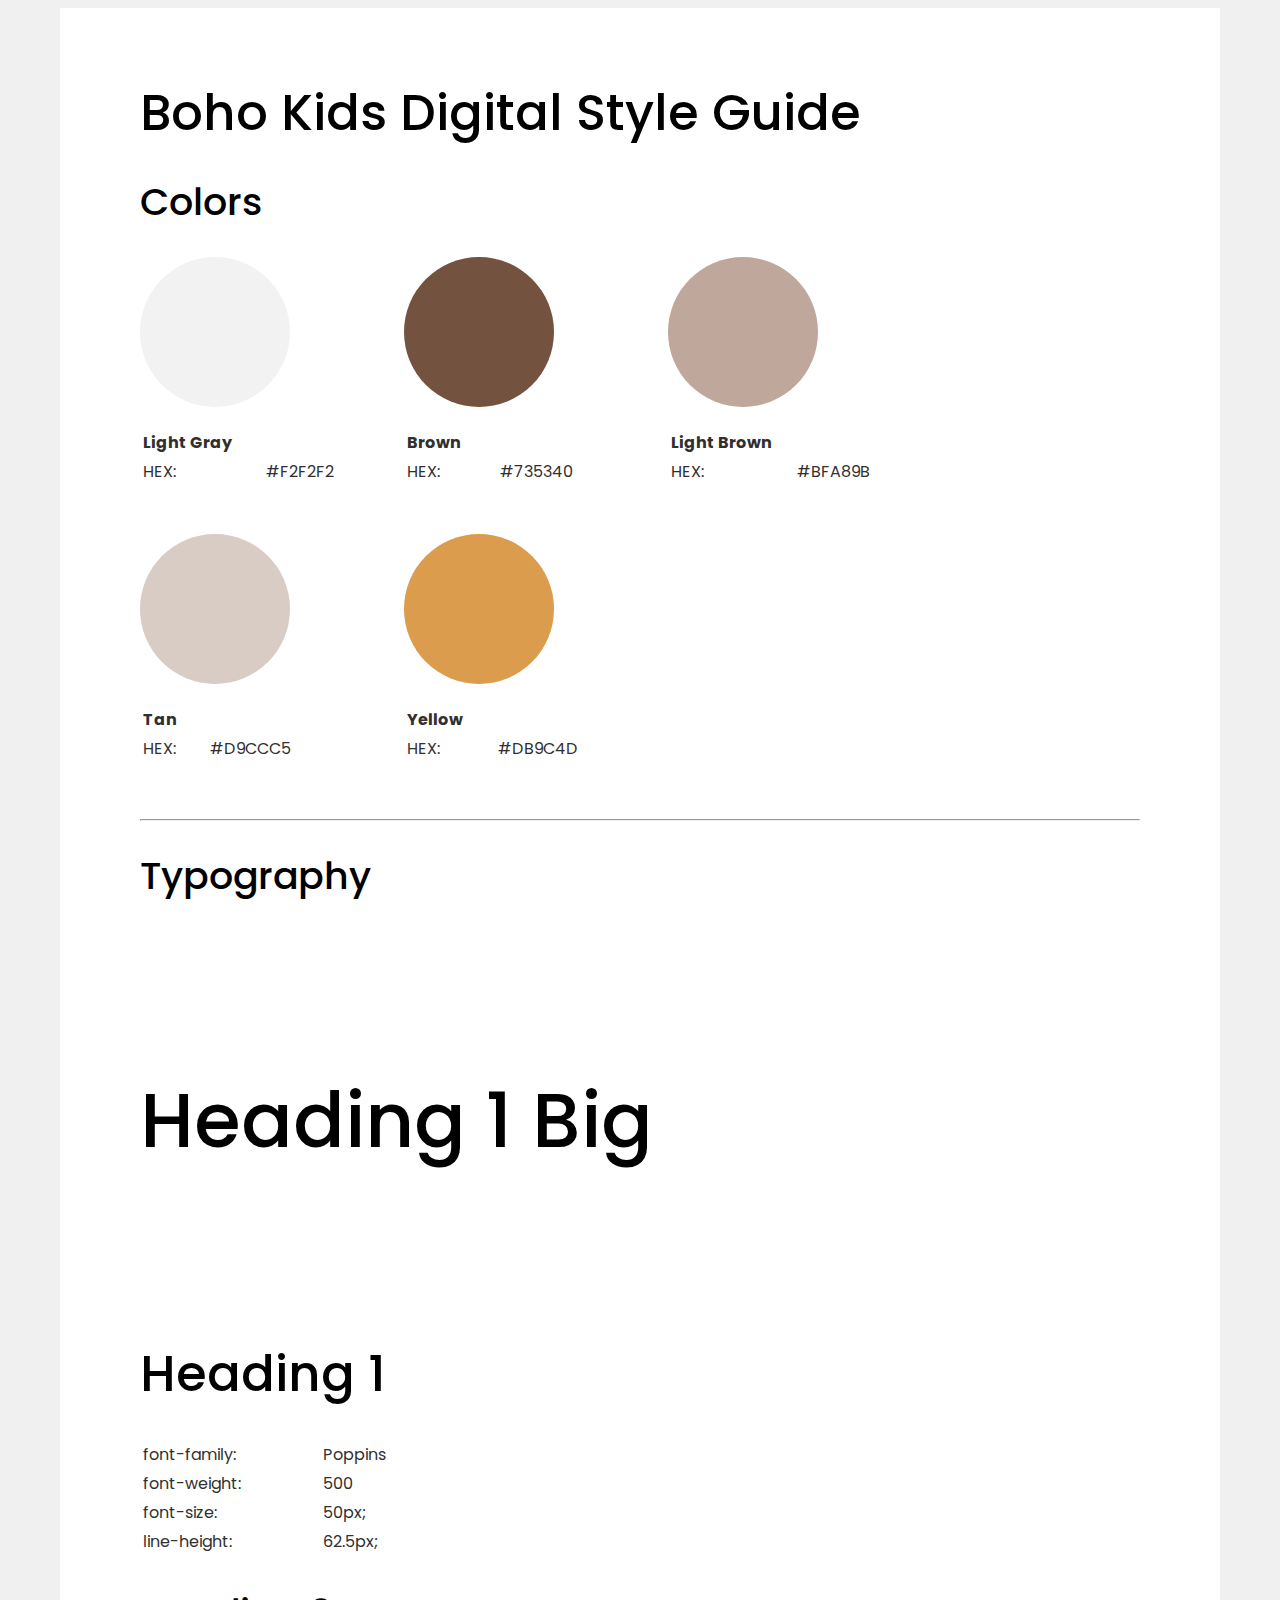
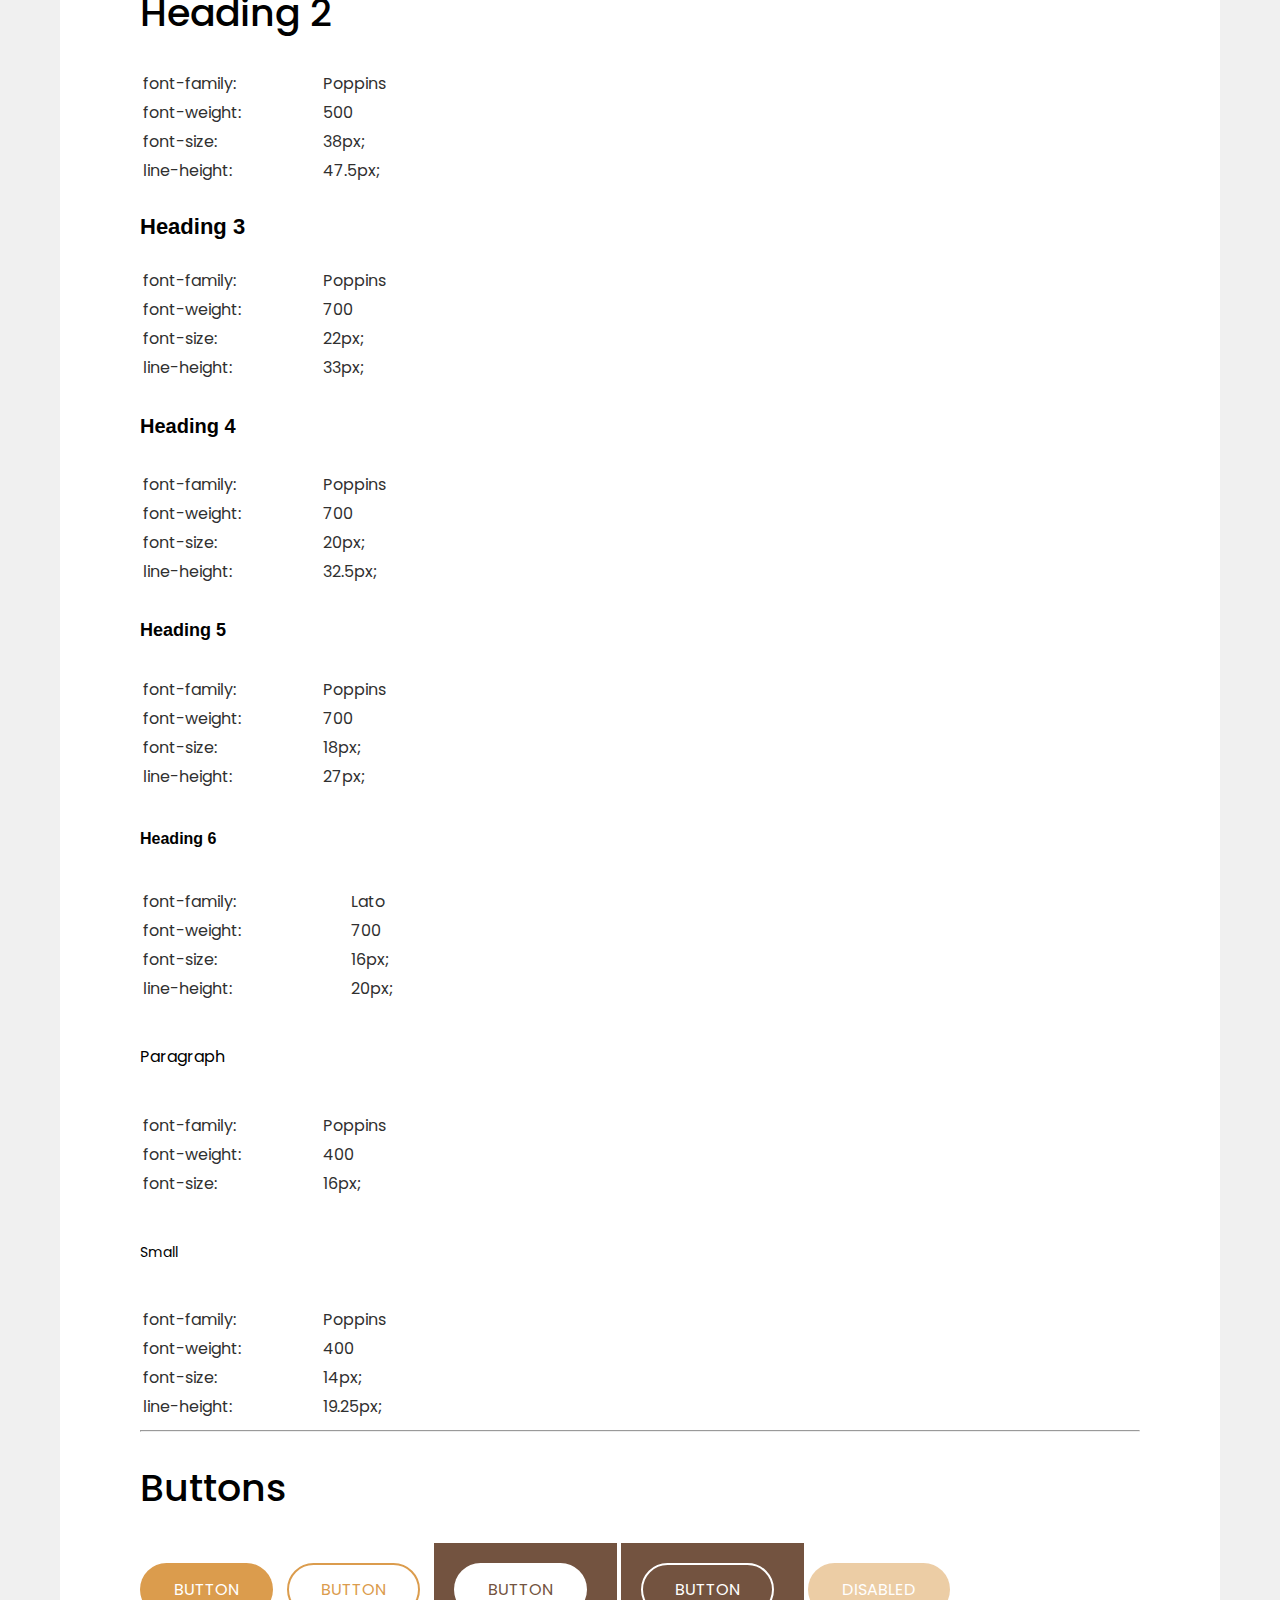
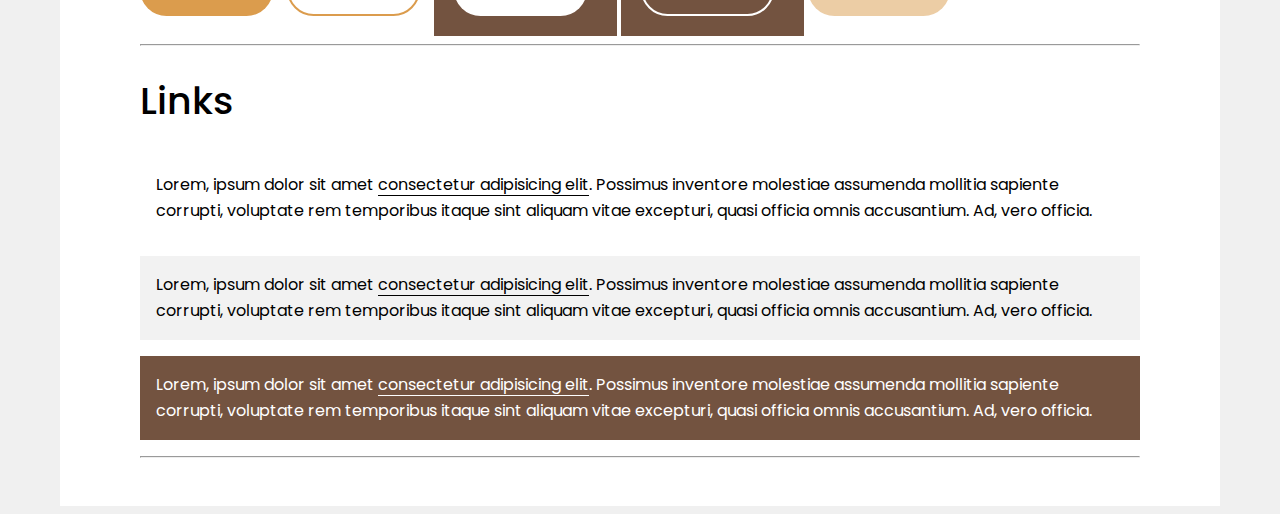
<file: assets/bohokids-style-guide.html>
<!DOCTYPE html>
<html lang="en">
    <head>
        <title>Boho Kids Digital Style Guide</title>
        <meta charset="UTF-8">
        <meta name="viewport" content="width=device-width">
        <style>
            body {
                background: #f0f0f0;
            }
            .main {
                /*width: 100%;*/
                background: white;
                margin: 0 auto;
                max-width: 1000px;
                padding: 40px 80px;
            }
            .padded {
                padding:1em;
            }
        </style>
        <link rel="preconnect" href="https://fonts.googleapis.com">
        <link rel="preconnect" href="https://fonts.gstatic.com" crossorigin>
        <link href="https://fonts.googleapis.com/css2?family=Poppins:ital,wght@0,100;0,200;0,300;0,400;0,500;0,600;0,700;0,800;0,900;1,100;1,200;1,300;1,400;1,500;1,600;1,700;1,800;1,900&family=Share+Tech+Mono&display=swap" rel="stylesheet">
        <link rel="stylesheet" href="style.css">
    </head>
    <body>
        <div class="main">
            <h1>Boho Kids Digital Style Guide</h1>            
            <!-- Colors -->
            <h2>Colors</h2>

            <div class="container">
                <div class="color-block color-light-gray"></div>
                <table class="color-info-table">
                    <tr>
                        <td><strong>Light Gray</strong></td>
                    </tr>
                    <tr>
                        <td>HEX:</td><td>#F2F2F2</td>
                    </tr>
                </table>
            </div>

            <div class="container">
                <div class="color-block color-brown"></div>
                <table class="color-info-table">
                    <tr>
                        <td><strong>Brown</strong></td>
                    </tr>
                    <tr>
                        <td>HEX:</td><td>#735340</td>
                    </tr>
                </table>
            </div>

            <div class="container">
                <div class="color-block color-light-brown"></div>
                <table class="color-info-table">
                    <tr>
                        <td><strong>Light Brown</strong></td>
                    </tr>
                    <tr>
                        <td>HEX:</td><td>#BFA89B</td>
                    </tr>
                </table>
            </div>

            <div class="container">
                <div class="color-block color-tan"></div>
                <table class="color-info-table">
                    <tr>
                        <td><strong>Tan</strong></td>
                    </tr>
                    <tr>
                        <td>HEX:</td><td>#D9CCC5</td>
                    </tr>
                </table>
            </div>

            <div class="container">
                <div class="color-block color-yellow"></div>
                <table class="color-info-table">
                    <tr>
                        <td><strong>Yellow</strong></td>
                    </tr>
                    <tr>
                        <td>HEX:</td><td>#DB9C4D</td>
                    </tr>
                </table>
            </div>

            
            <hr>
            <!-- Typography -->
            <h2>Typography</h2>
            <h1 class="big">Heading 1 Big</h1>
            <h1>Heading 1</h1>
            <table width=300>
                <tr>
                    <td>font-family:</td>
                    <td>Poppins</td>
                </tr>
                <tr>
                    <td>font-weight:</td>
                    <td>500</td>
                </tr>
                <tr>
                    <td>font-size:</td>
                    <td>50px;</td>
                </tr>
                <tr>
                    <td>line-height:</td>
                    <td>62.5px;</td>
                </tr>
            </table>
            
            <h2>Heading 2</h2>
            <table width=300>
                <tr>
                    <td>font-family:</td>
                    <td>Poppins</td>
                </tr>
                <tr>
                    <td>font-weight:</td>
                    <td>500</td>
                </tr>
                <tr>
                    <td>font-size:</td>
                    <td>38px;</td>
                </tr>
                <tr>
                    <td>line-height:</td>
                    <td>47.5px;</td>
                </tr>
                <tr>
            </table>

            <h3>Heading 3</h3>
            <table width=300>
                <tr>
                    <td>font-family:</td>
                    <td>Poppins</td>
                </tr>
                <tr>
                    <td>font-weight:</td>
                    <td>700</td>
                </tr>
                <tr>
                    <td>font-size:</td>
                    <td>22px;</td>
                </tr>
                <tr>
                    <td>line-height:</td>
                    <td>33px;</td>
                </tr>
            </table>

            <h4>Heading 4</h4>
            <table width=300>
                <tr>
                    <td>font-family:</td>
                    <td>Poppins</td>
                </tr>
                <tr>
                    <td>font-weight:</td>
                    <td>700</td>
                </tr>
                <tr>
                    <td>font-size:</td>
                    <td>20px;</td>
                </tr>
                <tr>
                    <td>line-height:</td>
                    <td>32.5px;</td>
                </tr>
            </table>

            <h5>Heading 5</h5>
            <table width=300>
                <tr>
                    <td>font-family:</td>
                    <td>Poppins</td>
                </tr>
                <tr>
                    <td>font-weight:</td>
                    <td>700</td>
                </tr>
                <tr>
                    <td>font-size:</td>
                    <td>18px;</td>
                </tr>
                <tr>
                    <td>line-height:</td>
                    <td>27px;</td>
                </tr>
            </table>

            <h6>Heading 6</h6>
            <table width=300>
                <tr>
                    <td>font-family:</td>
                    <td>Lato</td>
                </tr>
                <tr>
                    <td>font-weight:</td>
                    <td>700</td>
                </tr>
                <tr>
                    <td>font-size:</td>
                    <td>16px;</td>
                </tr>
                <tr>
                    <td>line-height:</td>
                    <td>20px;</td>
                </tr>
            </table>

            <div style="margin:40px 0;"><p>Paragraph</p></div>
            <table width=300>
                <tr>
                    <td>font-family:</td>
                    <td>Poppins</td>
                </tr>
                <tr>
                    <td>font-weight:</td>
                    <td>400</td>
                </tr>
                <tr>
                    <td>font-size:</td>
                    <td>16px;</td>
                </tr>
            </table>

            <div style="margin:40px 0;"><small>Small</small></div>
            <table width=300>
                <tr>
                    <td>font-family:</td>
                    <td>Poppins</td>
                </tr>
                <tr>
                    <td>font-weight:</td>
                    <td>400</td>
                </tr>
                <tr>
                    <td>font-size:</td>
                    <td>14px;</td>
                </tr>
                <tr>
                    <td>line-height:</td>
                    <td>19.25px;</td>
                </tr>
            </table>
            
            <hr>
            <!-- Buttons -->
            <h2>Buttons</h2>
            <button class="button-yellow">Button</button>
            <button class="button-outline-yellow">Button</button>
            <div class="btn-container color-brown"><button class="button-white">Button</button></div>
            <div class="btn-container color-brown"><button class="button-outline-white">Button</button></div>
            <button disabled="disabled">Disabled</button>
            <hr>
            <!-- Links -->
            <h2>Links</h2>
            <p class="padded">Lorem, ipsum dolor sit amet <a href="#">consectetur adipisicing elit</a>. Possimus inventore molestiae assumenda mollitia sapiente corrupti, voluptate rem temporibus itaque sint aliquam vitae excepturi, quasi officia omnis accusantium. Ad, vero officia.</p>
            <p class="padded color-light-gray">Lorem, ipsum dolor sit amet <a href="#">consectetur adipisicing elit</a>. Possimus inventore molestiae assumenda mollitia sapiente corrupti, voluptate rem temporibus itaque sint aliquam vitae excepturi, quasi officia omnis accusantium. Ad, vero officia.</p>
            <p class="padded text-light color-brown">Lorem, ipsum dolor sit amet <a href="#">consectetur adipisicing elit</a>. Possimus inventore molestiae assumenda mollitia sapiente corrupti, voluptate rem temporibus itaque sint aliquam vitae excepturi, quasi officia omnis accusantium. Ad, vero officia.</p>
            <hr>

        </div>
        
    </body>
</html>
</file>
<file: assets/style.css>
:root {
  --color-white: #fff;
  --color-light-gray: #f2f2f2;
  --color-brown: #735340;
  --color-light-brown: #bfa89b;
  --color-tan: #d9ccc5;
  --color-yellow: #db9c4d;
}

.text-light {
  color: #fff;
}
.text-brown {
  color: var(--color-brown);
}
.text-light-brown {
  color: var(--color-light-brown);
}
.text-tan {
  color: var(--color-tan);
}
.text-yellow {
  color: var(--color-yellow);
}
.text-black {
  color: #000000;
}

.container {
  display: inline-block;
  margin-right: 40px;
  margin-bottom: 40px;
  width: 220px;
}

.color-block {
  width: 150px;
  height: 150px;
  border-radius: 100%;
  margin-bottom: 20px;
}

.color-info-table {
  width: 100%;
}

.color-light-gray {
  background-color: var(--color-light-gray);
}

.color-brown {
  background-color: var(--color-brown);
}

.color-light-brown {
  background-color: var(--color-light-brown);
}

.color-tan {
  background-color: var(--color-tan);
}

.color-yellow {
  background-color: var(--color-yellow);
}

.color-black {
  background-color: #000000;
}

.color-white {
  background-color: white;
}

body,
html {
  color: #303030;
  font-family: "Poppins", "Helvetica", "Arial", sans-serif;
  font-size: 16px;
}

h1.big {
  font-family: "Poppins", serif;
  font-weight: 500;
  font-size: 4.75em;
  line-height: 4.5em;
  font-style: normal;
  color: black;
}

h1 {
  font-family: "Poppins", serif;
  font-weight: 500;
  font-size: 3.125em;
  line-height: 1.25em;
  font-style: normal;
  color: black;
}

h2 {
  font-family: "Poppins", serif;
  font-weight: 500;
  font-size: 2.375em;
  line-height: 1.25em;
  color: black;
}

h3 {
  font-family: "Lato", sans-serif;
  font-weight: 700;
  font-size: 1.375em;
  line-height: 1.5em;
  font-style: normal;
  color: black;
}

h4 {
  font-family: "Lato", sans-serif;
  font-weight: 700;
  font-size: 1.25em;
  line-height: 1.625em;
  font-style: normal;
  color: black;
}

h5 {
  font-family: "Lato", sans-serif;
  font-weight: 700;
  font-size: 1.125em;
  line-height: 1.5em;
  font-style: normal;
  color: black;
}

h6 {
  font-family: "Lato", sans-serif;
  font-weight: 700;
  font-size: 1em;
  line-height: 1.25em;
  font-style: normal;
  color: black;
}

p {
  color: black;
  font-family: "Poppins", sans-serif;
  font-size: 1em;
  line-height: 1.625em;
  font-weight: 400;
  font-style: normal;
}

small {
  color: black;
  font-family: "Poppins", sans-serif;
  font-size: 0.875em;
  line-height: 1.375em;
  font-weight: 400;
  font-style: normal;
}

a {
  color: var(--color-boho);
  text-decoration-style: solid;
  text-underline-offset: 0.3em;
  transition: color 0.2s, text-shadow ease 0.5s;
}
a:hover {
  color: var(--color-yellow);
}

a:focus {
  outline: 2px dashed var(--color-yellow);
  outline-offset: 1px;
}

.text-light a {
  color: var(--color-white);
  text-decoration-style: underline;
  text-underline-offset: 0.3em;
  transition: color 0.2s;
}

.text-light a:hover {
  color: #fff;
}

button {
  font-size: 1em;
  font-family: "Poppins", sans-serif;
  font-weight: 400;
  text-transform: uppercase;
  padding: 12px 32px;
  color: white;
  background-color: var(--color-yellow);
  appearance: none;
  border: none;
  border-radius: 50px;
  margin-right: 10px;
  transition: background-color 0.2s, color 0.2s, box-shadow 0.3s;
  box-shadow: var(--color-boho-l20) 0px 0px 20px;
  border: 2px solid transparent;
}

button:hover {
  cursor: pointer;
  background-color: var(--color-light-brown);
  box-shadow: var(--color-boho-l20) 0px 0px 20px;
}

button:disabled {
  cursor: not-allowed;
  opacity: 50%;
}

button:focus {
  outline: 2px dashed var(--color-yellow);
  outline-offset: -2px;
}

button:active {
  background-color: var(--color-yellow);
}

.button-white {
  color: var(--color-brown);
  background-color: #ffffff;
}

.button-white:hover {
  background-color: white;
}

.button-white:focus {
  background-color: white;
}

.button-white:active {
  background-color: white;
}

.button-outline-white {
  border: 2px solid #ffffff;
  background: transparent;
  color: #ffffff;
  box-shadow: none;
}

.button-outline-white:hover {
  background-color: white;
  color: var(--color-boho);
}

.button-outline-white:focus {
  background-color: white;
  color: var(--color-boho);
}

.button-outline-white:active {
  background-color: white;
  color: var(--color-boho);
}

.button-outline-yellow {
  border: 2px solid var(--color-yellow);
  background: transparent;
  color: var(--color-yellow);
  box-shadow: none;
}

.button-outline-yellow:hover {
  background-color: var(--color-yellow);
  color: white;
}

.btn-container {
  display: inline-block;
  padding: 20px;
  width: auto;
}
</file>
